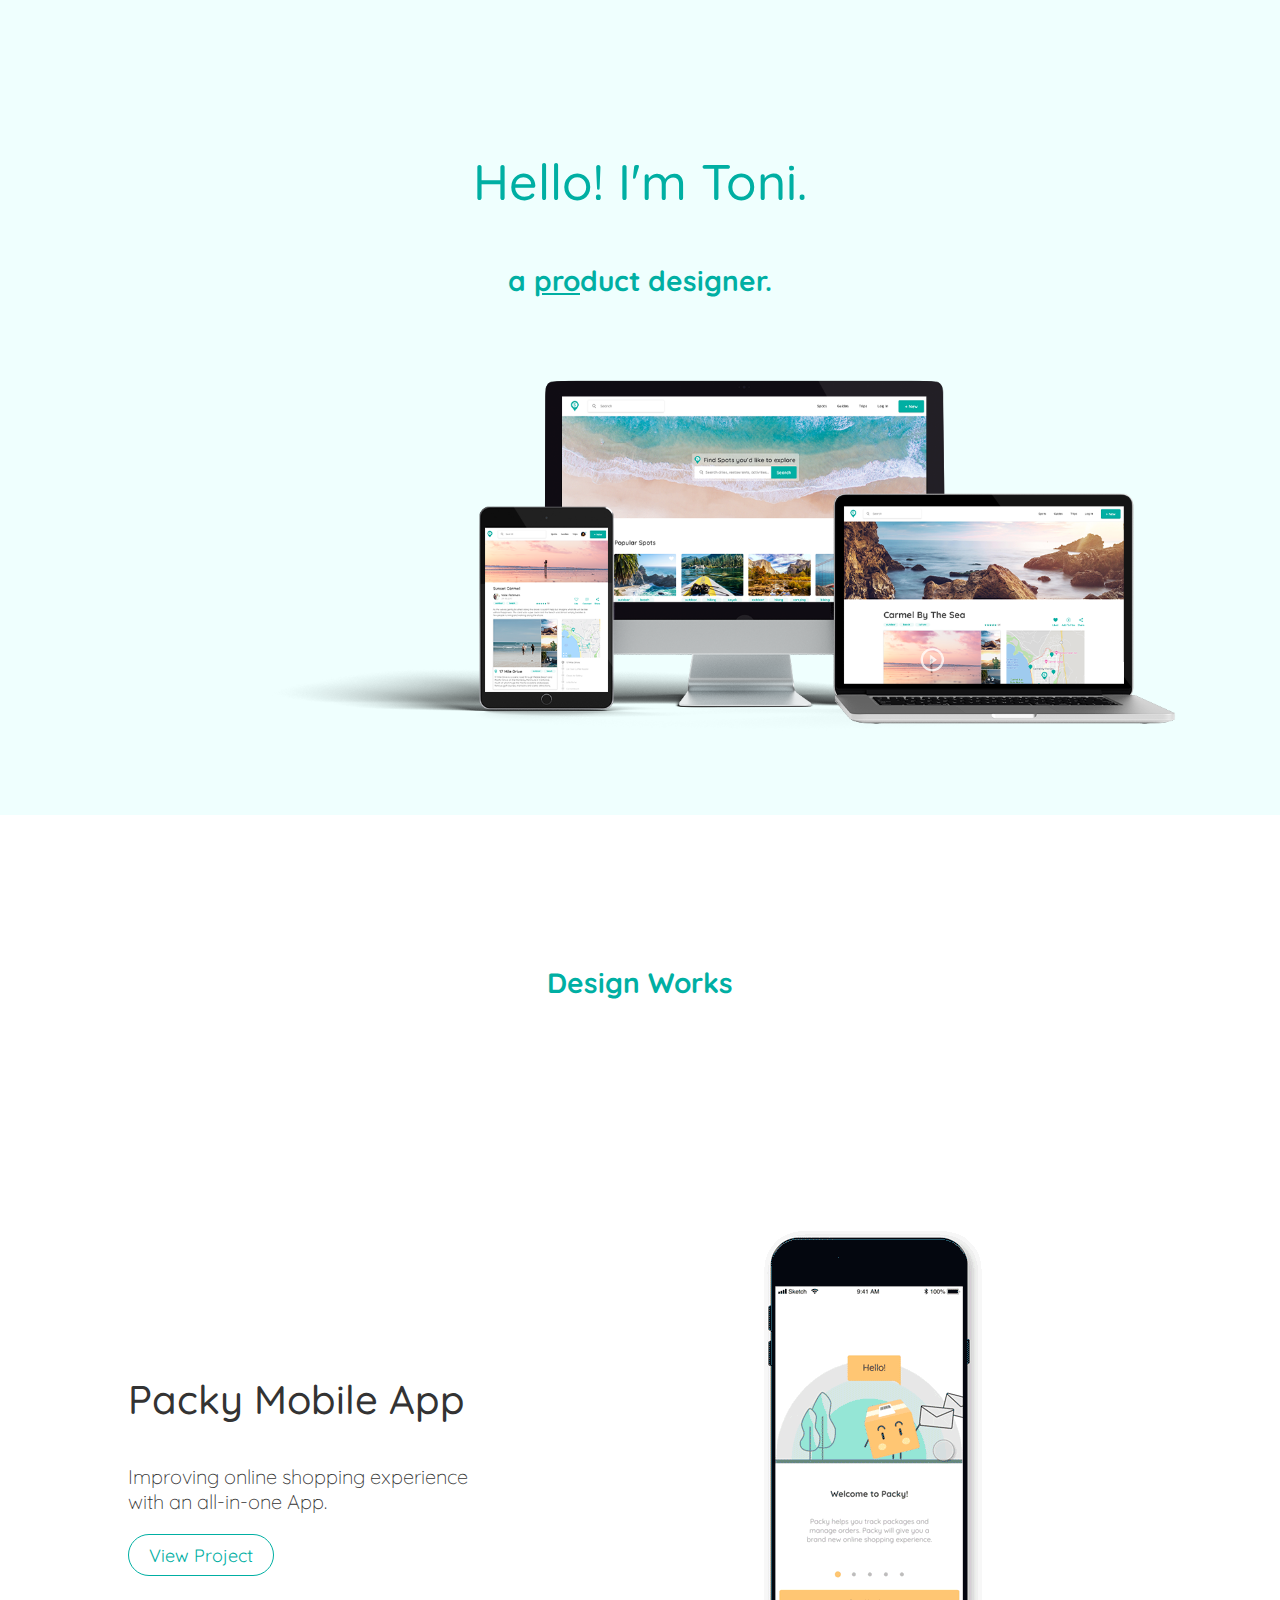
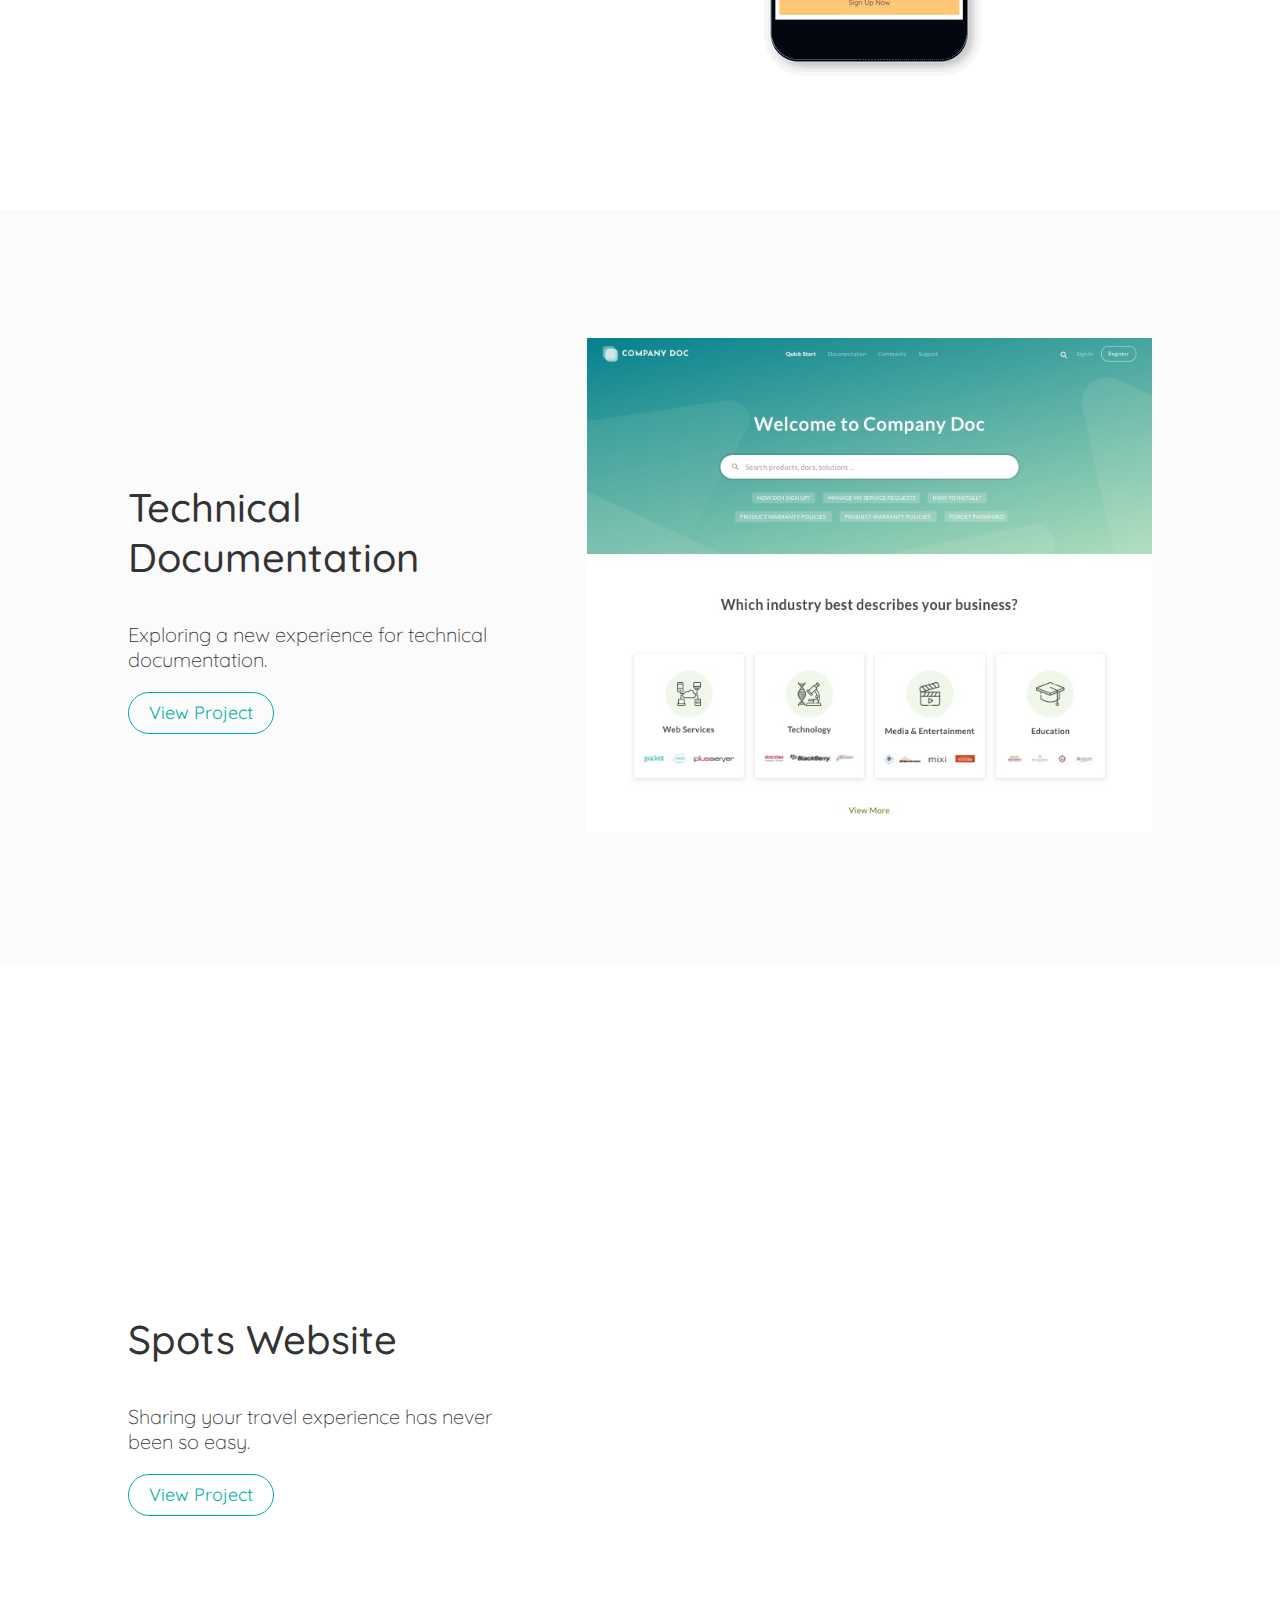
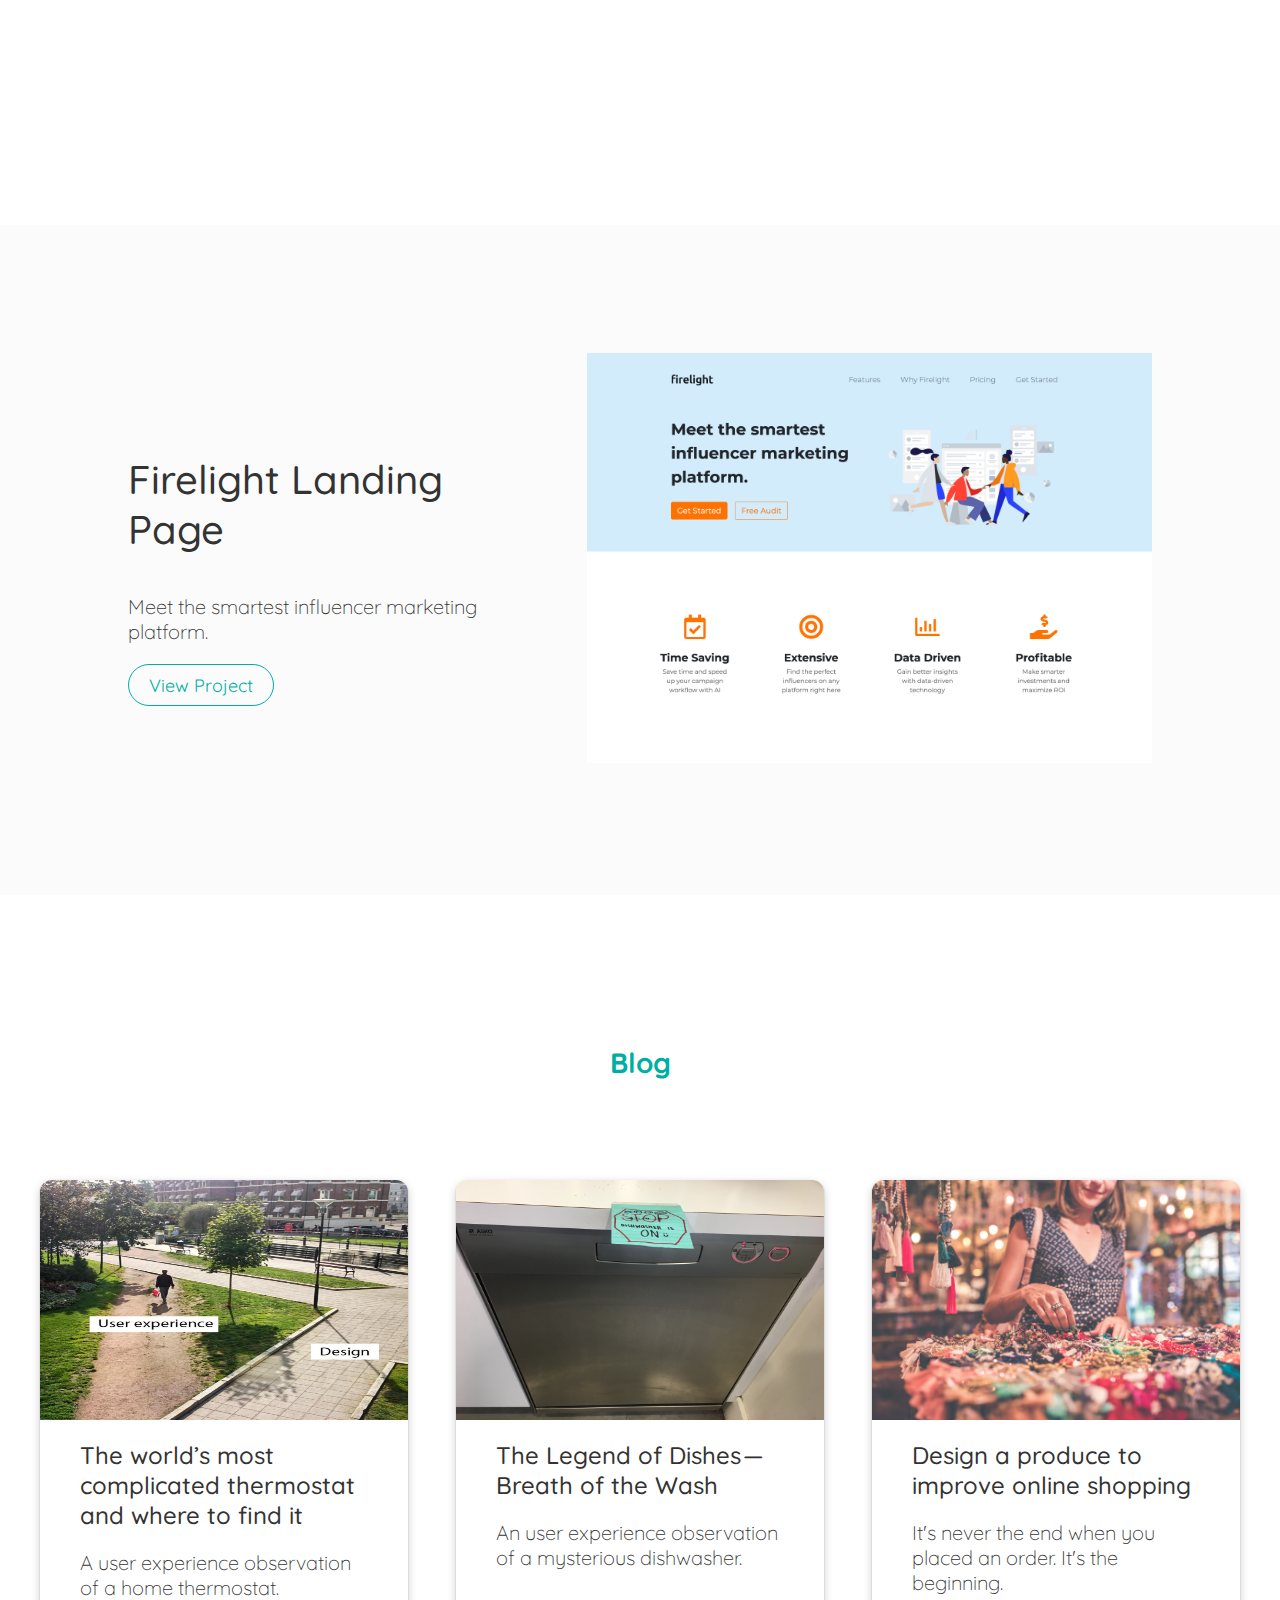
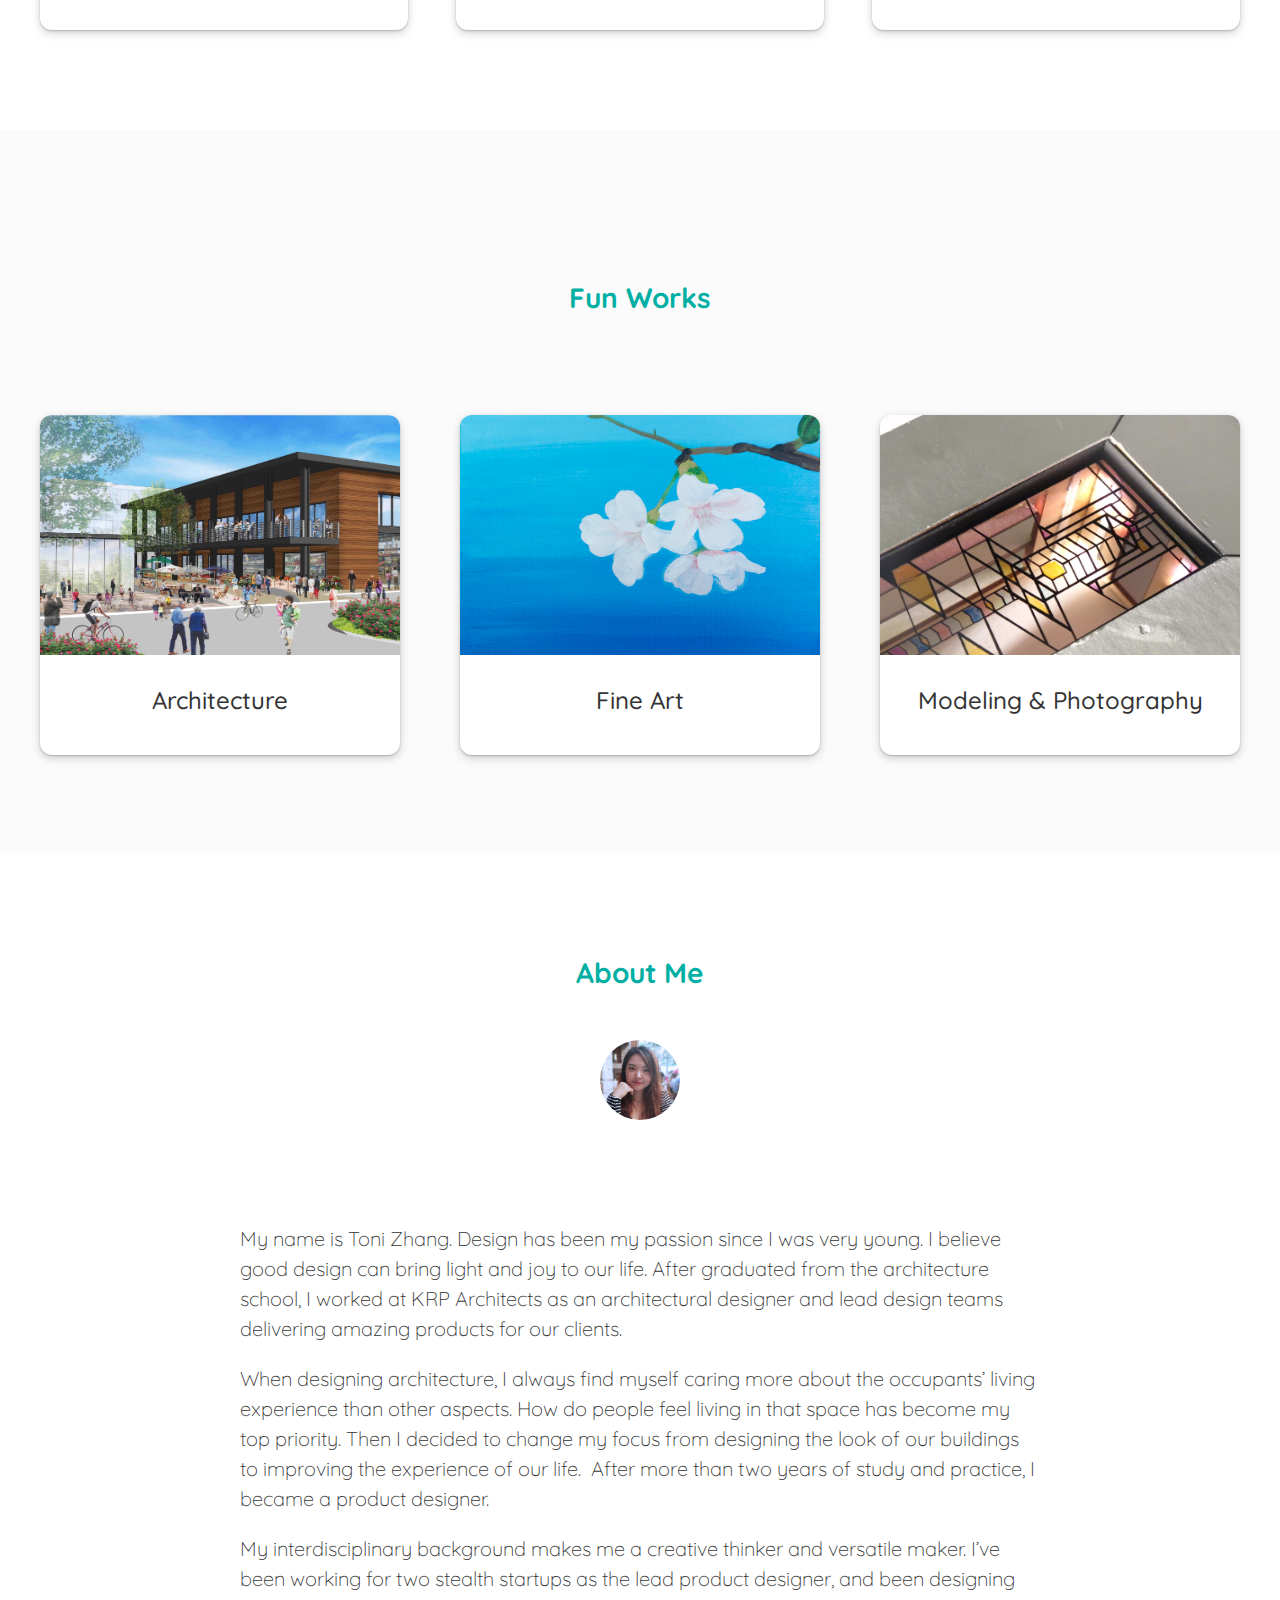
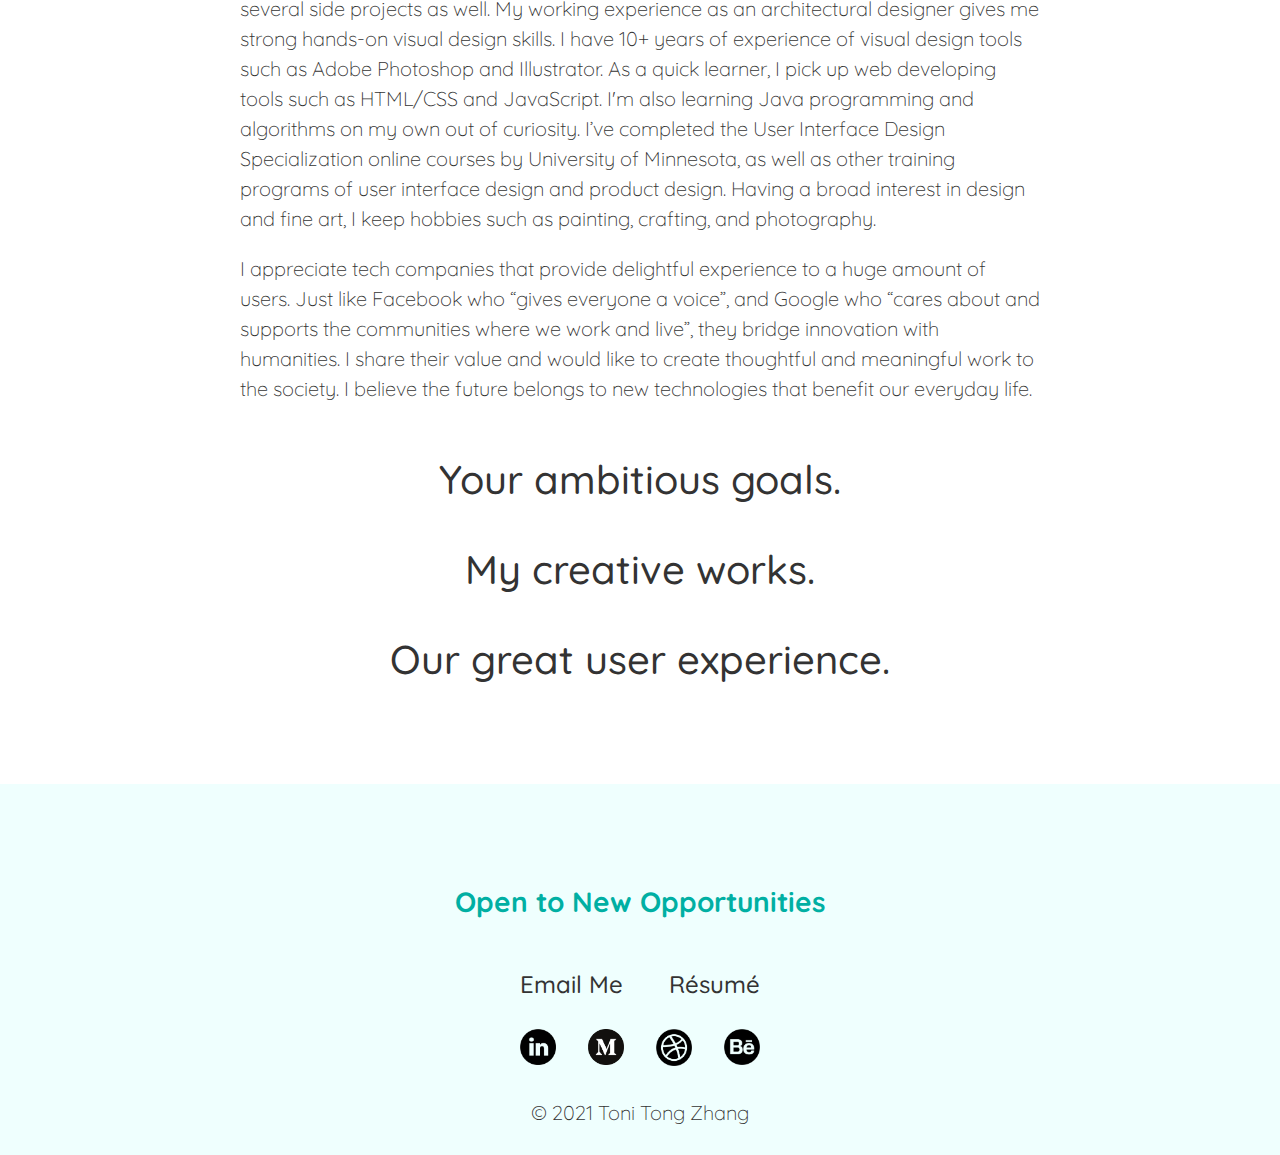
<file: index.html>
<!DOCTYPE html>

<head>
  <meta charset="utf-8">
  <title>tonizhang</title>
  <link rel="stylesheet" href="css/styles.css">
  <link rel="icon" href="favicon.ico">
  <link href="https://fonts.googleapis.com/css2?family=Quicksand:wght@300;400;500;600;700&display=swap"
    rel="stylesheet">
</head>

<body>

  <!-- Top part -->

  <div class="top-container">
    <h1>Hello! I'm Toni.</h1>
    <h2>a <span class="pro">pro</span>duct designer.</h2>
    <img class="cover" src="images/cover-trans.png" alt="cover-img">
  </div>

  <!-- Design work -->

  <div class="middle-container-white">
    <div class="design-work-title">
      <h2>Design Works</h2>
    </div>

    <!-- Packy Mobile App -->

    <div class="design-work-project">
      <div class="forty">
        <h3>Packy Mobile App</h3>
        <p>Improving online shopping experience with an all-in-one App.</p>
        <a href="https://medium.com/@tonichang03/packy-improving-online-shopping-with-a-better-post-purchase-user-experience-2f2522f5b61e"
          class="button">View Project</a>
      </div>
      <div class="sixty">
        <img class="packy-img" src="images/packy-prototype-5.25-from-gif.gif" alt="">
      </div>
    </div>


    <!-- Technical Documentation -->

    <div class="design-work-project gray-background">
      <div class="forty">
        <h3>Technical Documentation</h3>
        <p>Exploring a new experience for technical documentation.</p>
        <a href="https://medium.com/@tonichang03/making-a-better-user-experience-for-using-technical-documentation-9e8d2b38d392"
          class="button">View Project</a>
      </div>
      <div class="sixty">
        <img class="technical-img" src="images/HOME.jpg" alt="">
      </div>
    </div>

    <!-- Spots Website -->

    <div class="design-work-project">
      <div class="forty">
        <h3>Spots Website</h3>
        <p>Sharing your travel experience has never been so easy.</p>
        <a href="https://medium.com/@tonichang03/spots-sharing-a-trip-has-never-been-so-easy-9005b2a511a1"
          class="button">View Project</a>
      </div>
      <div class="sixty">
        <iframe class="spots-img" src="https://www.youtube.com/embed/npFKF7MCEwg" frameborder="0"
          allow="accelerometer; autoplay; encrypted-media; gyroscope; picture-in-picture" allowfullscreen></iframe>
      </div>
    </div>

    <!-- Firelight Landing Page -->

    <div class="design-work-project gray-background">
      <div class="forty">
        <h3>Firelight Landing Page</h3>
        <p>Meet the smartest influencer marketing platform.</p>
        <a href="landing/index.html" class="button">View Project</a>
      </div>
      <div class="sixty">
        <img class="firelight-img" src="images/firelight.png" alt="">
      </div>
    </div>

    <!-- Blog -->

    <div class="middle-container-white">
      <div class="blog-title">
        <h2>Blog</h2>
      </div>
      <div class="blog-posts">

        <a class="link-block"
          href="https://medium.com/@tonichang03/the-worlds-most-complicated-thermostat-and-where-to-find-it-4f6e80309767">
          <div class="post">
            <img class="post-img" src="images/useranddesign.png" alt="">
            <h4 class="post-text">The world’s most complicated thermostat and where to find it</h4>
            <p class="post-text">A user experience observation of a home thermostat.</p>
          </div>
        </a>

        <a class="link-block"
          href="https://medium.com/design-bootcamp/the-legend-of-dishes-breath-of-the-wash-cefe87c2108c">
          <div class="post">
            <img class="post-img" src="images/IMG_0612.JPG" alt="">
            <h4 class="post-text">The Legend of Dishes — Breath of the Wash</h4>
            <p class="post-text">An user experience observation of a mysterious dishwasher.</p>
          </div>
        </a>

        <a class="link-block" href="https://medium.com/@tonichang03/1-hour-product-design-exercises-1-6acf7cc5b44f">
          <div class="post">
            <img class="post-img" src="images/0_x5Z3NANe5kCc23pa.jpeg" alt="">
            <h4 class="post-text">Design a produce to improve online shopping</h4>
            <p class="post-text">It's never the end when you placed an order. It's the beginning.</p>
          </div>
      </div>
      </a>
    </div>
    <!-- Fun Works -->
    <div class="middle-container-gray">
      <div class="more-works-title">
        <h2>Fun Works</h2>
      </div>

      <a class="link-block" href="https://tongzhang.myportfolio.com/">
        <div class="more-works">
          <div class="more-works-category">
            <img class="more-work-img" src="images/arch.jpg" alt="">
            <h4>Architecture</h4>
          </div>
          <div class="more-works-category">
            <img class="more-work-img" src="images/cherry.jpg" alt="">
            <h4>Fine Art</h4>
          </div>
          <div class="more-works-category">
            <img class="more-work-img" src="images/IMG_5701.JPG" alt="">
            <h4>Modeling & Photography</h4>
          </div>
        </div>
      </a>

    </div>
  </div>

  <!-- About Me -->

  <div class="middle-container-3">

    <div class="about-title">
      <h2>About Me</h2>
      <img class="profile-img" src="images/profile2.jpeg" alt="profile-img">

    </div>
    <div class="about-text">
      <p>My name is Toni Zhang. Design has been my passion since I was very young. I believe good design can bring light
        and joy to our life. After graduated from the architecture school, I worked at KRP Architects as an
        architectural designer and
        lead design teams delivering amazing products for our clients. </p>
      <p>When designing architecture, I always find myself caring more about the occupants’ living experience than other
        aspects. How do people feel living in that space has become my top priority. Then I decided to change my focus
        from designing the look of our buildings to improving the experience of our life.  After more than two years of
        study and practice, I became a product designer.</p>
      <p>My interdisciplinary background makes me a creative thinker and versatile maker. I’ve been working for two
        stealth startups as the lead product designer, and been designing several side projects as well. My working
        experience as an architectural designer gives me strong hands-on visual design skills. I have 10+ years of
        experience of visual design tools such as Adobe Photoshop and Illustrator. As a quick learner, I pick up web
        developing tools such as HTML/CSS and JavaScript.
        I'm also learning Java programming and algorithms on my own out of curiosity. I’ve completed the User Interface
        Design Specialization online
        courses by University of Minnesota, as well as other training programs of user interface design and product
        design. Having a broad interest in design and fine art, I keep hobbies such as painting, crafting, and
        photography. </p>
      <p>I appreciate tech companies that provide delightful experience to a huge amount of users. Just like Facebook
        who “gives everyone a voice”, and Google who “cares about and supports the communities where we work and live”,
        they bridge innovation with humanities. I share their value and would like to create thoughtful and meaningful
        work to the society. I believe the future belongs to new technologies that benefit our everyday life. </p>
    </div>
    <div class="about-mission">
      <h3>Your ambitious goals. </h3>
      <h3>My creative works.</h3>
      <h3>Our great user experience.</h3>
    </div>


  </div>

  <!-- Footer -->

  <div class="bottom-container">
    <h2>Open to New Opportunities</h2>
    <div class="contact-me">
      <a class="btn" href="mailto:tonichang03@gmail.com">
        <h4>Email Me</h4>
      </a>
      <a class="btn" href="images/DesignerResume-ToniZhang.pdf" download>
        <h4>Résumé</h4>
      </a>
    </div>

    <div class="social">
      <a class="footer-link" href="https://www.linkedin.com/in/tong-toni-zhang"><img class="icon"
          src="images/linkedin_circle_black-512.png"></a>
      <a class="footer-link" href="https://medium.com/@tonichang03"><img class="icon" src="images/medium.png"></a>
      <a class="footer-link" href="https://dribbble.com/ToniZhang"><img class="icon"
          src="images/42-dribbble-512.png"></a>
      <a class="footer-link" href="https://www.behance.net/tonichang0086a"><img class="icon"
          src="images/77-behance-512.png"></a>
    </div>

    <p>© 2021 Toni Tong Zhang</p>
  </div>
</body>
</file>
<file: css/styles.css>
/* ----- colors ------

  background-color:#effffe;
  background-color:#fbfbfb;
  theme color: #00AFA3;
  text grey color: #333;
  */

body {
    margin: 0px;
    text-align: center;
    font-family: 'Quicksand', sans-serif;
    color: #333;
}
.top-container {
    padding-top: 150px;
    position: relative;
    background-color:#effffe;
}
.middle-container-1 {
    padding-top: 50px;
}
.middle-container-white {
    padding-top: 50px;
    background-color: white;
}
.middle-container-gray {
    padding-top: 50px;
    background-color: #fbfbfb;
}
.bottom-container {
    padding-top: 100px;
    padding-bottom: 10px;
    background-color: #effffe;
}
h1 {
    margin: 0 auto 50px auto;
    font-size: 50px;
    color: #00AFA3;
    font-weight: 500;
}
h2 {
    margin: 0 auto 100px auto;
    font-size: 28px;
    color: #00AFA3;
    font-weight: 700;
}
h3 {
    margin-bottom: 20px;
    font-size: 40px;  
    font-weight: 500;
}
h4 {
    margin-top: 0;
    margin-bottom: 10px;
    font-size: 24px;  
    font-weight: 500;
}
p {
    font-size: 20px;   
    font-weight: 300;
}
.button {
    padding: 0 20px;
    height: 40px;
    display: flex;
    flex-direction: row;
    align-items: center;
    border-radius: 28px;
    border: solid 1px #00afa3;
    border-color: #00AFA3;
    cursor: pointer;
    color: #00AFA3;
    text-decoration: none;
    font-size: 18px;
    transition: all .1s;
}
.button:hover {
    background-color:#00AFA3;
    color:white;
}
.button:active {
	position:relative;
    top:1px;
}
.pro {
    text-decoration: underline;
}

.cover {
    width: 85%;
    margin-top: -100px;
}

.design-work-title {
    width: 1200px;
    margin: 100px auto;
}
.design-work-project {
    margin: 0 auto 0 auto;
    padding: 10% 10%;
    display: flex;
    /* width: 1200px; */
}
.gray-background {
    background-color:#fbfbfb;
}
.forty {
  width: 40%;
  text-align: left;
  display: flex;
  flex-direction: column;
  align-items: flex-start;
  justify-content: center;
  padding-right: 8%;
}
.sixty {
    width: 60%;
    
}
.firelight-img{
    width: 100%;
}
.technical-img {
    width: 100%;
}
.spots-img {
    width: 100%;
    height:600px;
}
.blog-title {
    width: 1200px;
    margin: 100px auto;
}
.blog-posts {
    margin: 0 auto ;
    padding-bottom: 50px;
    width: 1200px;
    display: flex;
    flex-direction: row;
    flex-wrap: wrap;
    justify-content: space-between;
    
}
.post {
    margin-bottom: 50px;
    height: 450px;
    width: 368px;
    display: flex;
    flex-direction: column;
    overflow: hidden;
    background-color: white;
    text-align: left;
    border-radius: 12px;
    box-shadow: 0 1px 2px 0 rgba(0, 0, 0, 0.2), 0 3px 10px 0 rgba(0, 0, 0, 0.19);

    transition: all .15s ease-out;
}
.post:hover {
    transform: translateY(-4px);
    box-shadow: 0 4px 8px 0 rgba(0, 0, 0, 0.2), 0 6px 20px 0 rgba(0, 0, 0, 0.19);
}
.link-block {
    text-decoration: none;
    color: #333;
}
.post-img {
    margin-bottom: 20px;
    
    height: 240px;
}
.post-text {
    margin:0 40px 20px;
}
.about-title {
    width: 1200px;
    margin: 100px auto;
}
.about-text {
    width: 800px;
    margin:  auto;
    margin-bottom: 50px;
    text-align: left;
    line-height: 1.5;
}
.about-mission {
    margin:  0 auto 100px;
    
    
    width: 600px;
    text-align: center;
}

.profile-img {
    
    width: 80px;
    border-radius: 40px;
    margin-top: -50px;
}
.more-works-title {
    width: 1200px;
    margin: 100px auto;
}
.more-works {
    margin: 0 auto;
    padding-bottom: 50px;

    width: 1200px;
    display: flex;
    flex-direction: row;   
    justify-content: space-between;
    
}
.more-works-category {
    margin-bottom: 50px;
    padding-bottom: 30px;

    width: 360px;
    display: flex;
    flex-direction: column;
    background-color: white;
    text-align: center;
    border-radius: 12px;
    box-shadow: 0 1px 2px 0 rgba(0, 0, 0, 0.2), 0 3px 10px 0 rgba(0, 0, 0, 0.19);
    overflow: hidden;
    transition: all .15s ease-out;
}
.more-works-category:hover {
    transform: translateY(-4px);
    box-shadow: 0 4px 8px 0 rgba(0, 0, 0, 0.2), 0 6px 20px 0 rgba(0, 0, 0, 0.19);
}

.more-work-img {
    margin-bottom: 30px;

    height: 240px;
}
.contact-me {
    margin: -50px auto 50px;
    
    width: 240px;
    display: flex;
    flex-direction: row;
    
    justify-content: space-between;
    overflow: hidden;
}
.social {
    margin: -30px auto 0;
    padding-bottom: 10px;
    width: 240px;
    display: flex;
    flex-direction: row;
    
    justify-content: space-between;
    overflow: hidden;
}
.icon {
    width: 36px;
}
.btn {
    color:#333;
    text-decoration: none;
}
.btn:hover {
color: #00AFA3;
}

/* ------------display property---------------
block: p,  
inline: span, img, a 
inline-block: 
none: 

inline cant change width, inline-block can
"none" is like being removed, "visibility:hidden" cant be seen but still take place

*/
/* --------position--------
static: default
relative: relative to static, other elements wont move
absolute: relative to parent, other elements will move. parent is the closest parent that has the relative layout 
fixed
*/

/*-----center------
text-align: center; (parent)
or margin:auto (element)
*/

/* 
.top-cloud {
    position: absolute;
    right: 300px;
    top: 50px;
}
.bottom-cloud {
    position: absolute;
    left: 300px;
    bottom: 300px;
}
*/
/* --------position--------
static: default
relative: relative to static, other elements wont move
absolute: relative to parent, other elements will move. parent is the closest parent that has the relative layout 
fixed
*/

/*-----center------
text-align: center; (parent)
or margin:auto (element)
*/

/* 
.top-cloud {
    position: absolute;
    right: 300px;
    top: 50px;
}
.bottom-cloud {
    position: absolute;
    left: 300px;
    bottom: 300px;
}
hr  {
    border-style: dotted none none;
    border-width: 5px;
    width: 4%;
    color: #b4b4b4;
}
*/
/*-------- Font-family--------
serif: with little foot, default: times;
san-serif: without little foot, default: Arial;
monospace: letters take same space;
cursive: hand-written style, not used;
fantasy: not used;

-------Font size----------
100% = 16px 
1em = 16px,  
% and em scale with website, and stack
rem: root em, ignores parent em
*/
/* --------position--------
static: default
relative: relative to static, other elements wont move
absolute: relative to parent, other elements will move. parent is the closest parent that has the relative layout 
fixed
*/
</file>
